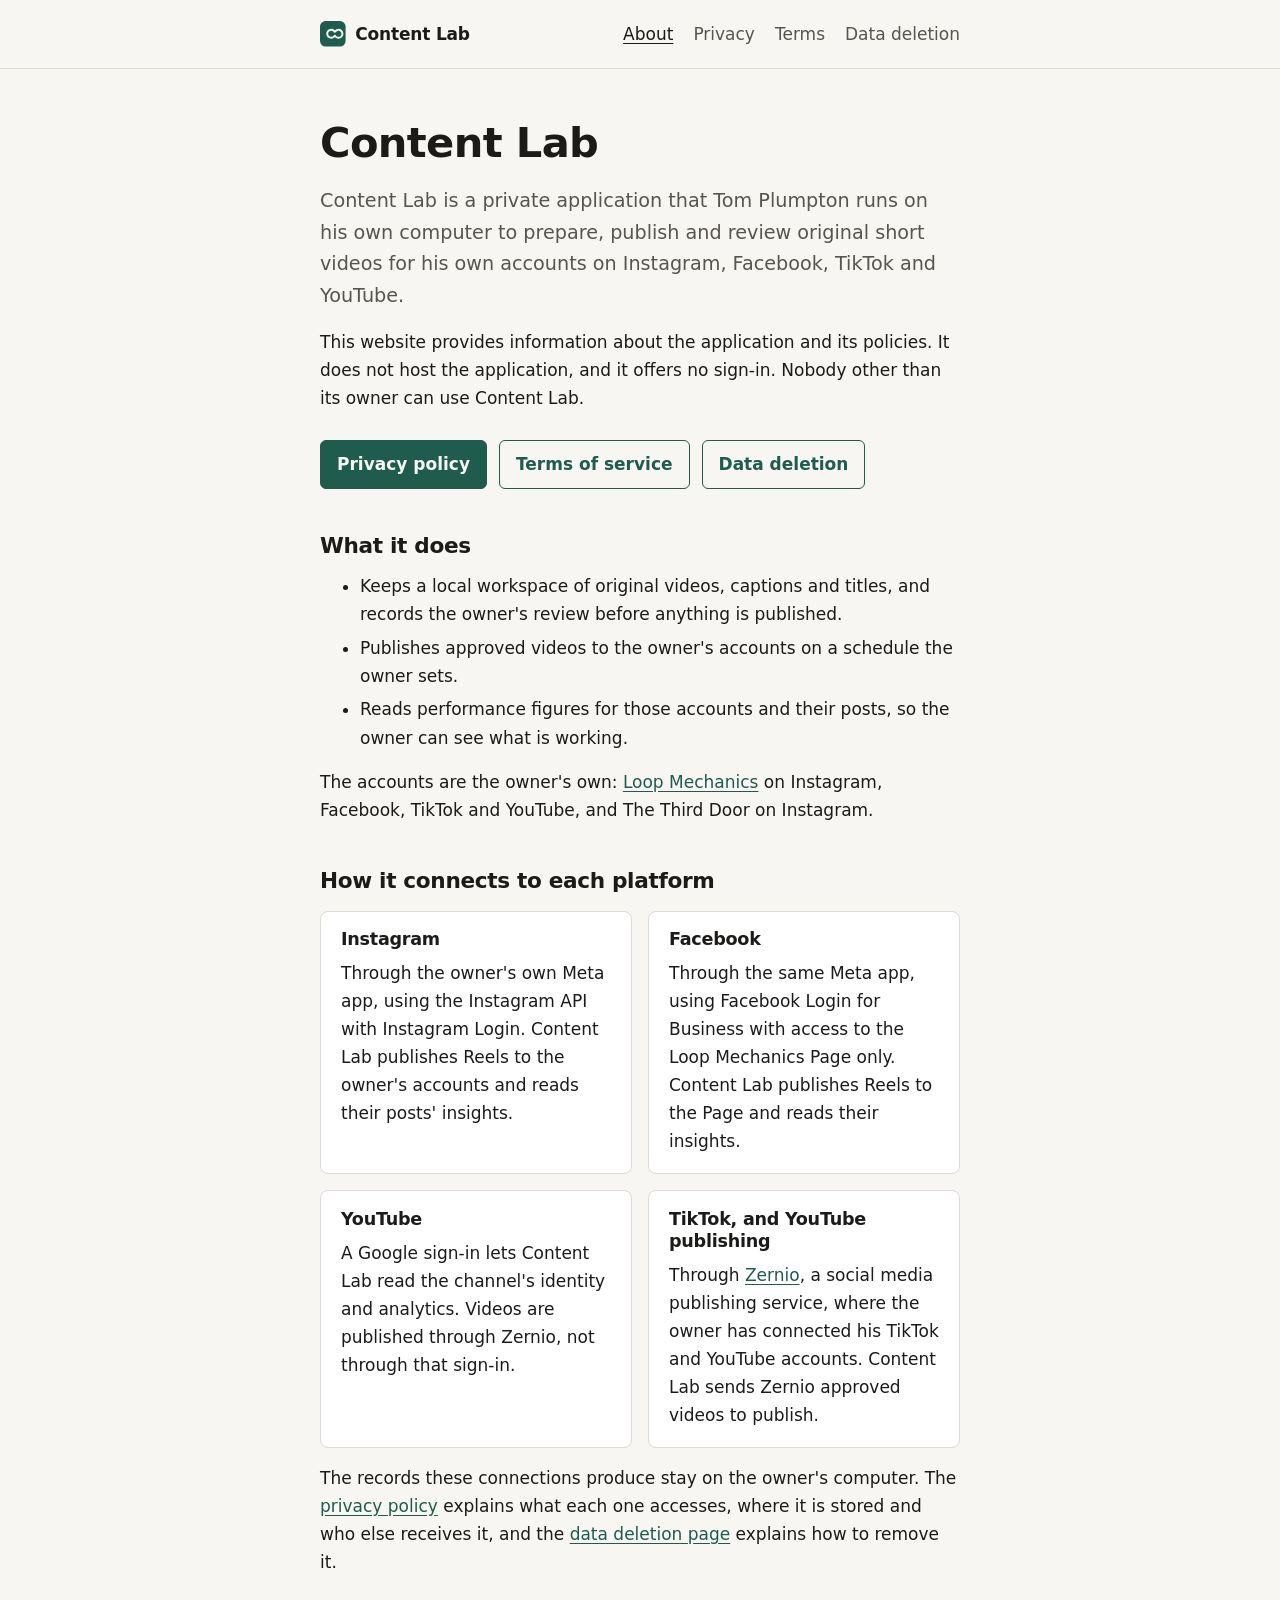
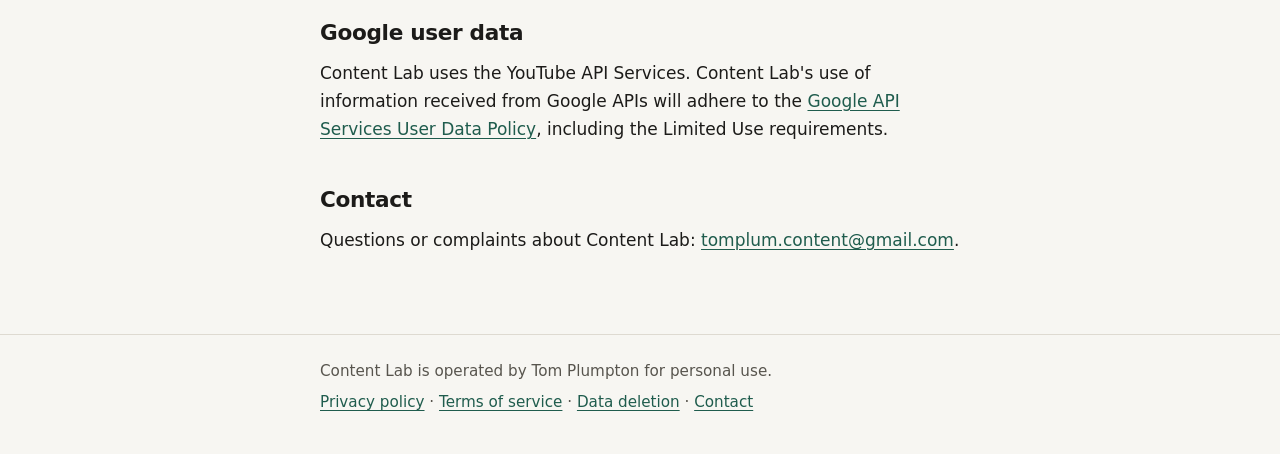
<file: index.html>
<!doctype html>
<html lang="en-GB">
<head>
  <meta charset="utf-8">
  <meta name="viewport" content="width=device-width, initial-scale=1">
  <title>Content Lab</title>
  <meta name="description" content="Content Lab is a private, locally operated tool its owner uses to prepare, publish and review original short videos for his own Instagram, Facebook, TikTok and YouTube accounts.">
  <link rel="icon" href="favicon.svg" type="image/svg+xml">
  <link rel="stylesheet" href="styles.css">
</head>
<body>
  <a class="skip" href="#main">Skip to content</a>
  <header class="site">
    <div class="wrap">
      <a class="brand" href="./" aria-label="Content Lab home">
        <svg viewBox="0 0 32 32" aria-hidden="true"><rect width="32" height="32" rx="7" fill="#1f5c4d"/><path d="M9 16a5 5 0 0 1 8.5-3.5l1 1 1-1A5 5 0 1 1 19.5 19.5l-1-1-1 1A5 5 0 0 1 9 16Z" fill="none" stroke="#f7f6f2" stroke-width="2.4" stroke-linejoin="round"/></svg>
        Content Lab
      </a>
      <nav aria-label="Site">
        <ul>
          <li><a href="./" aria-current="page">About</a></li>
          <li><a href="privacy/">Privacy</a></li>
          <li><a href="terms/">Terms</a></li>
          <li><a href="data-deletion/">Data deletion</a></li>
        </ul>
      </nav>
    </div>
  </header>

  <main id="main">
    <div class="wrap">
      <h1>Content Lab</h1>
      <p class="lede">Content Lab is a private application that Tom Plumpton runs on his own computer to prepare, publish and review original short videos for his own accounts on Instagram, Facebook, TikTok and YouTube.</p>
      <p>This website provides information about the application and its policies. It does not host the application, and it offers no sign-in. Nobody other than its owner can use Content Lab.</p>
      <ul class="links">
        <li><a class="button primary" href="privacy/">Privacy policy</a></li>
        <li><a class="button" href="terms/">Terms of service</a></li>
        <li><a class="button" href="data-deletion/">Data deletion</a></li>
      </ul>

      <h2>What it does</h2>
      <ul>
        <li>Keeps a local workspace of original videos, captions and titles, and records the owner's review before anything is published.</li>
        <li>Publishes approved videos to the owner's accounts on a schedule the owner sets.</li>
        <li>Reads performance figures for those accounts and their posts, so the owner can see what is working.</li>
      </ul>
      <p>The accounts are the owner's own: <a href="https://www.youtube.com/@loopmechanics">Loop Mechanics</a> on Instagram, Facebook, TikTok and YouTube, and The Third Door on Instagram.</p>

      <h2>How it connects to each platform</h2>
      <div class="cards">
        <section class="card" aria-labelledby="instagram-connection">
          <h3 id="instagram-connection">Instagram</h3>
          <p>Through the owner's own Meta app, using the Instagram API with Instagram Login. Content Lab publishes Reels to the owner's accounts and reads their posts' insights.</p>
        </section>
        <section class="card" aria-labelledby="facebook-connection">
          <h3 id="facebook-connection">Facebook</h3>
          <p>Through the same Meta app, using Facebook Login for Business with access to the Loop Mechanics Page only. Content Lab publishes Reels to the Page and reads their insights.</p>
        </section>
        <section class="card" aria-labelledby="youtube-connection">
          <h3 id="youtube-connection">YouTube</h3>
          <p>A Google sign-in lets Content Lab read the channel's identity and analytics. Videos are published through Zernio, not through that sign-in.</p>
        </section>
        <section class="card" aria-labelledby="zernio-connection">
          <h3 id="zernio-connection">TikTok, and YouTube publishing</h3>
          <p>Through <a href="https://zernio.com/">Zernio</a>, a social media publishing service, where the owner has connected his TikTok and YouTube accounts. Content Lab sends Zernio approved videos to publish.</p>
        </section>
      </div>
      <p>The records these connections produce stay on the owner's computer. The <a href="privacy/">privacy policy</a> explains what each one accesses, where it is stored and who else receives it, and the <a href="data-deletion/">data deletion page</a> explains how to remove it.</p>

      <h2>Google user data</h2>
      <p>Content Lab uses the YouTube API Services. Content Lab's use of information received from Google APIs will adhere to the <a href="https://developers.google.com/terms/api-services-user-data-policy">Google API Services User Data Policy</a>, including the Limited Use requirements.</p>

      <h2>Contact</h2>
      <p>Questions or complaints about Content Lab: <a href="mailto:tomplum.content@gmail.com">tomplum.content@gmail.com</a>.</p>
    </div>
  </main>

  <footer class="site">
    <div class="wrap">
      <p>Content Lab is operated by Tom Plumpton for personal use.</p>
      <p><a href="privacy/">Privacy policy</a> · <a href="terms/">Terms of service</a> · <a href="data-deletion/">Data deletion</a> · <a href="mailto:tomplum.content@gmail.com">Contact</a></p>
    </div>
  </footer>
</body>
</html>
</file>
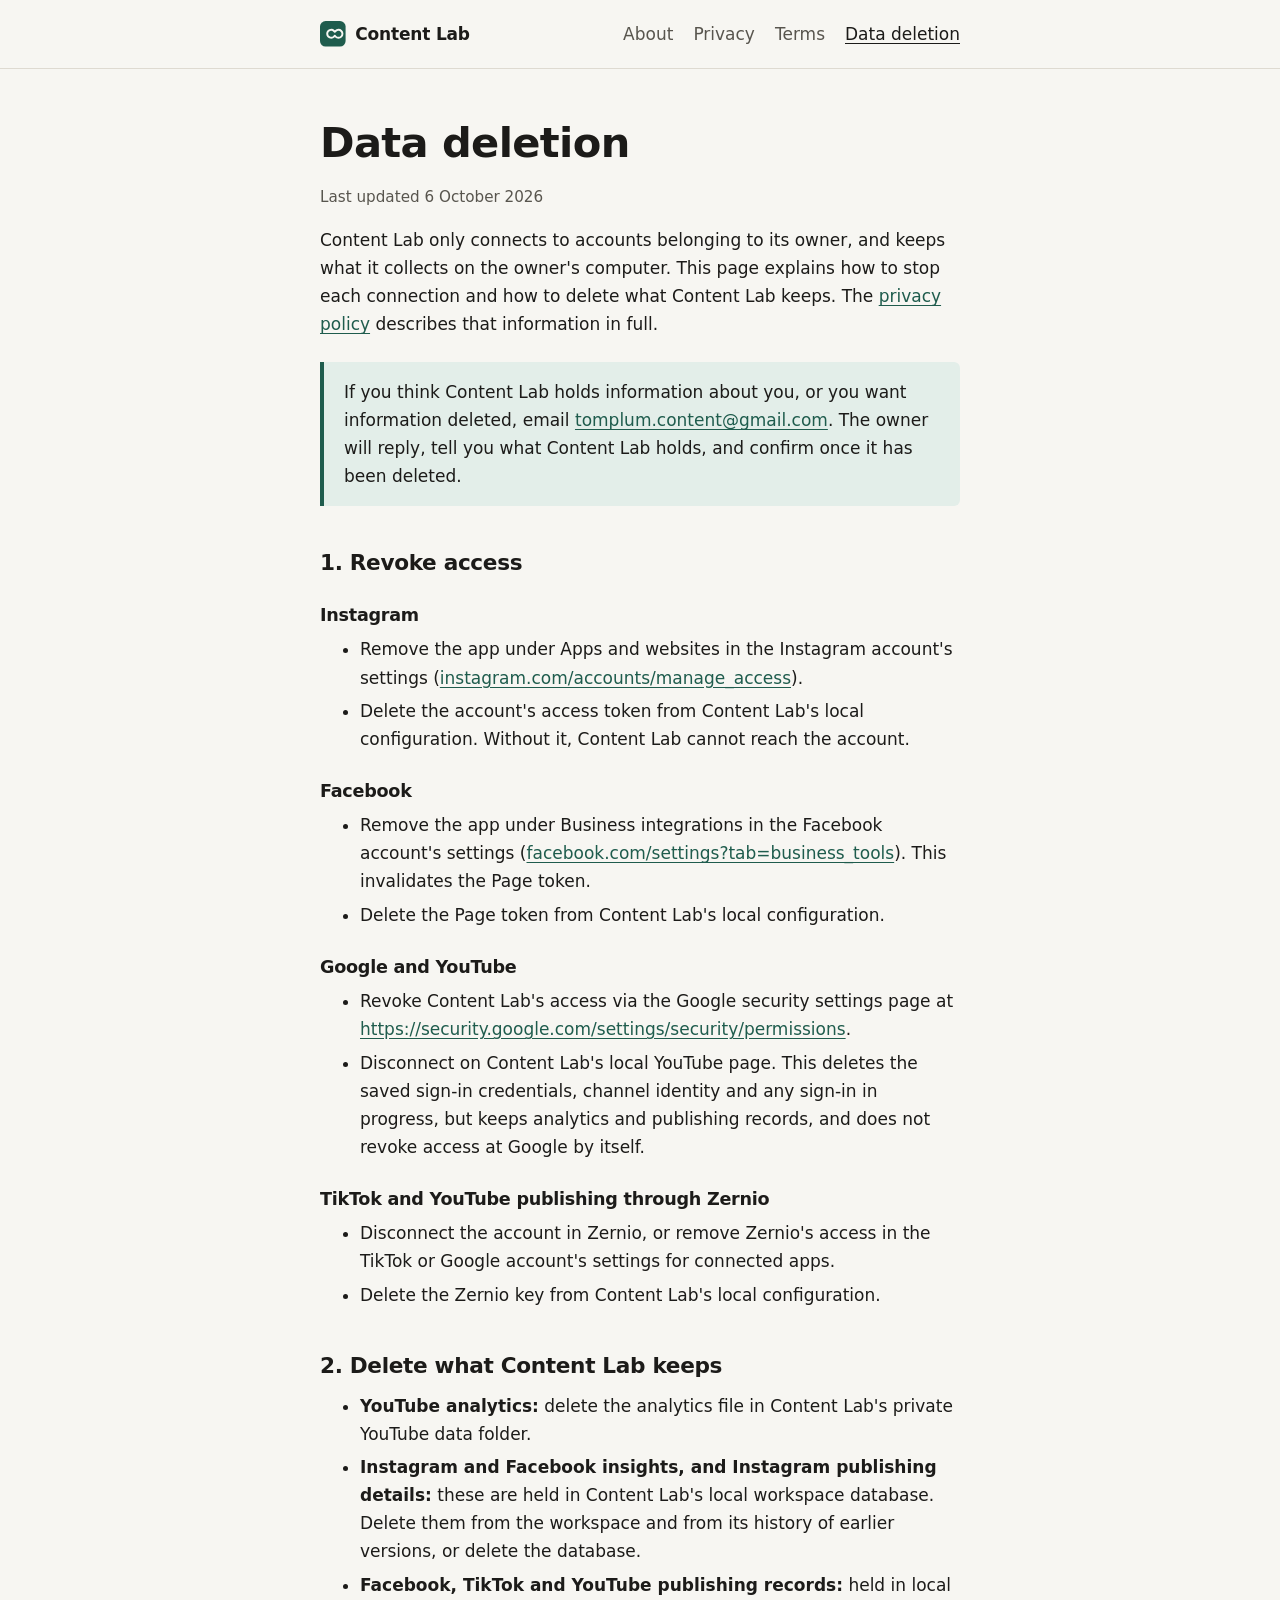
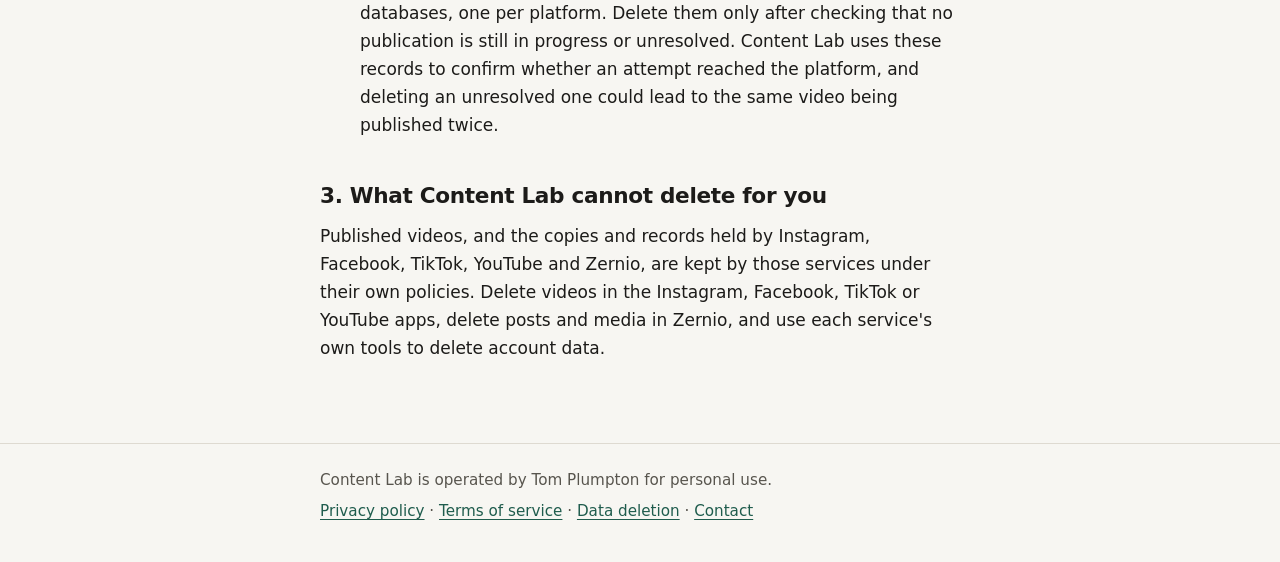
<file: data-deletion/index.html>
<!doctype html>
<html lang="en-GB">
<head>
  <meta charset="utf-8">
  <meta name="viewport" content="width=device-width, initial-scale=1">
  <title>Data deletion · Content Lab</title>
  <meta name="description" content="How to revoke Content Lab's access on Instagram, Google, TikTok and Zernio, and how to delete the information it keeps.">
  <link rel="icon" href="../favicon.svg" type="image/svg+xml">
  <link rel="stylesheet" href="../styles.css">
</head>
<body>
  <a class="skip" href="#main">Skip to content</a>
  <header class="site">
    <div class="wrap">
      <a class="brand" href="../" aria-label="Content Lab home">
        <svg viewBox="0 0 32 32" aria-hidden="true"><rect width="32" height="32" rx="7" fill="#1f5c4d"/><path d="M9 16a5 5 0 0 1 8.5-3.5l1 1 1-1A5 5 0 1 1 19.5 19.5l-1-1-1 1A5 5 0 0 1 9 16Z" fill="none" stroke="#f7f6f2" stroke-width="2.4" stroke-linejoin="round"/></svg>
        Content Lab
      </a>
      <nav aria-label="Site">
        <ul>
          <li><a href="../">About</a></li>
          <li><a href="../privacy/">Privacy</a></li>
          <li><a href="../terms/">Terms</a></li>
          <li><a href="./" aria-current="page">Data deletion</a></li>
        </ul>
      </nav>
    </div>
  </header>

  <main id="main">
    <div class="wrap">
      <h1>Data deletion</h1>
      <p class="meta">Last updated 6 October 2026</p>
      <p>Content Lab only connects to accounts belonging to its owner, and keeps what it collects on the owner's computer. This page explains how to stop each connection and how to delete what Content Lab keeps. The <a href="../privacy/">privacy policy</a> describes that information in full.</p>

      <div class="note">
        <p>If you think Content Lab holds information about you, or you want information deleted, email <a href="mailto:tomplum.content@gmail.com">tomplum.content@gmail.com</a>. The owner will reply, tell you what Content Lab holds, and confirm once it has been deleted.</p>
      </div>

      <h2>1. Revoke access</h2>
      <h3>Instagram</h3>
      <ul>
        <li>Remove the app under Apps and websites in the Instagram account's settings (<a href="https://www.instagram.com/accounts/manage_access/">instagram.com/accounts/manage_access</a>).</li>
        <li>Delete the account's access token from Content Lab's local configuration. Without it, Content Lab cannot reach the account.</li>
      </ul>
      <h3>Facebook</h3>
      <ul>
        <li>Remove the app under Business integrations in the Facebook account's settings (<a href="https://www.facebook.com/settings?tab=business_tools">facebook.com/settings?tab=business_tools</a>). This invalidates the Page token.</li>
        <li>Delete the Page token from Content Lab's local configuration.</li>
      </ul>
      <h3>Google and YouTube</h3>
      <ul>
        <li>Revoke Content Lab's access via the Google security settings page at <a href="https://security.google.com/settings/security/permissions">https://security.google.com/settings/security/permissions</a>.</li>
        <li>Disconnect on Content Lab's local YouTube page. This deletes the saved sign-in credentials, channel identity and any sign-in in progress, but keeps analytics and publishing records, and does not revoke access at Google by itself.</li>
      </ul>
      <h3>TikTok and YouTube publishing through Zernio</h3>
      <ul>
        <li>Disconnect the account in Zernio, or remove Zernio's access in the TikTok or Google account's settings for connected apps.</li>
        <li>Delete the Zernio key from Content Lab's local configuration.</li>
      </ul>

      <h2>2. Delete what Content Lab keeps</h2>
      <ul>
        <li><strong>YouTube analytics:</strong> delete the analytics file in Content Lab's private YouTube data folder.</li>
        <li><strong>Instagram and Facebook insights, and Instagram publishing details:</strong> these are held in Content Lab's local workspace database. Delete them from the workspace and from its history of earlier versions, or delete the database.</li>
        <li><strong>Facebook, TikTok and YouTube publishing records:</strong> held in local databases, one per platform. Delete them only after checking that no publication is still in progress or unresolved. Content Lab uses these records to confirm whether an attempt reached the platform, and deleting an unresolved one could lead to the same video being published twice.</li>
      </ul>

      <h2>3. What Content Lab cannot delete for you</h2>
      <p>Published videos, and the copies and records held by Instagram, Facebook, TikTok, YouTube and Zernio, are kept by those services under their own policies. Delete videos in the Instagram, Facebook, TikTok or YouTube apps, delete posts and media in Zernio, and use each service's own tools to delete account data.</p>
    </div>
  </main>

  <footer class="site">
    <div class="wrap">
      <p>Content Lab is operated by Tom Plumpton for personal use.</p>
      <p><a href="../privacy/">Privacy policy</a> · <a href="../terms/">Terms of service</a> · <a href="../data-deletion/">Data deletion</a> · <a href="mailto:tomplum.content@gmail.com">Contact</a></p>
    </div>
  </footer>
</body>
</html>
</file>
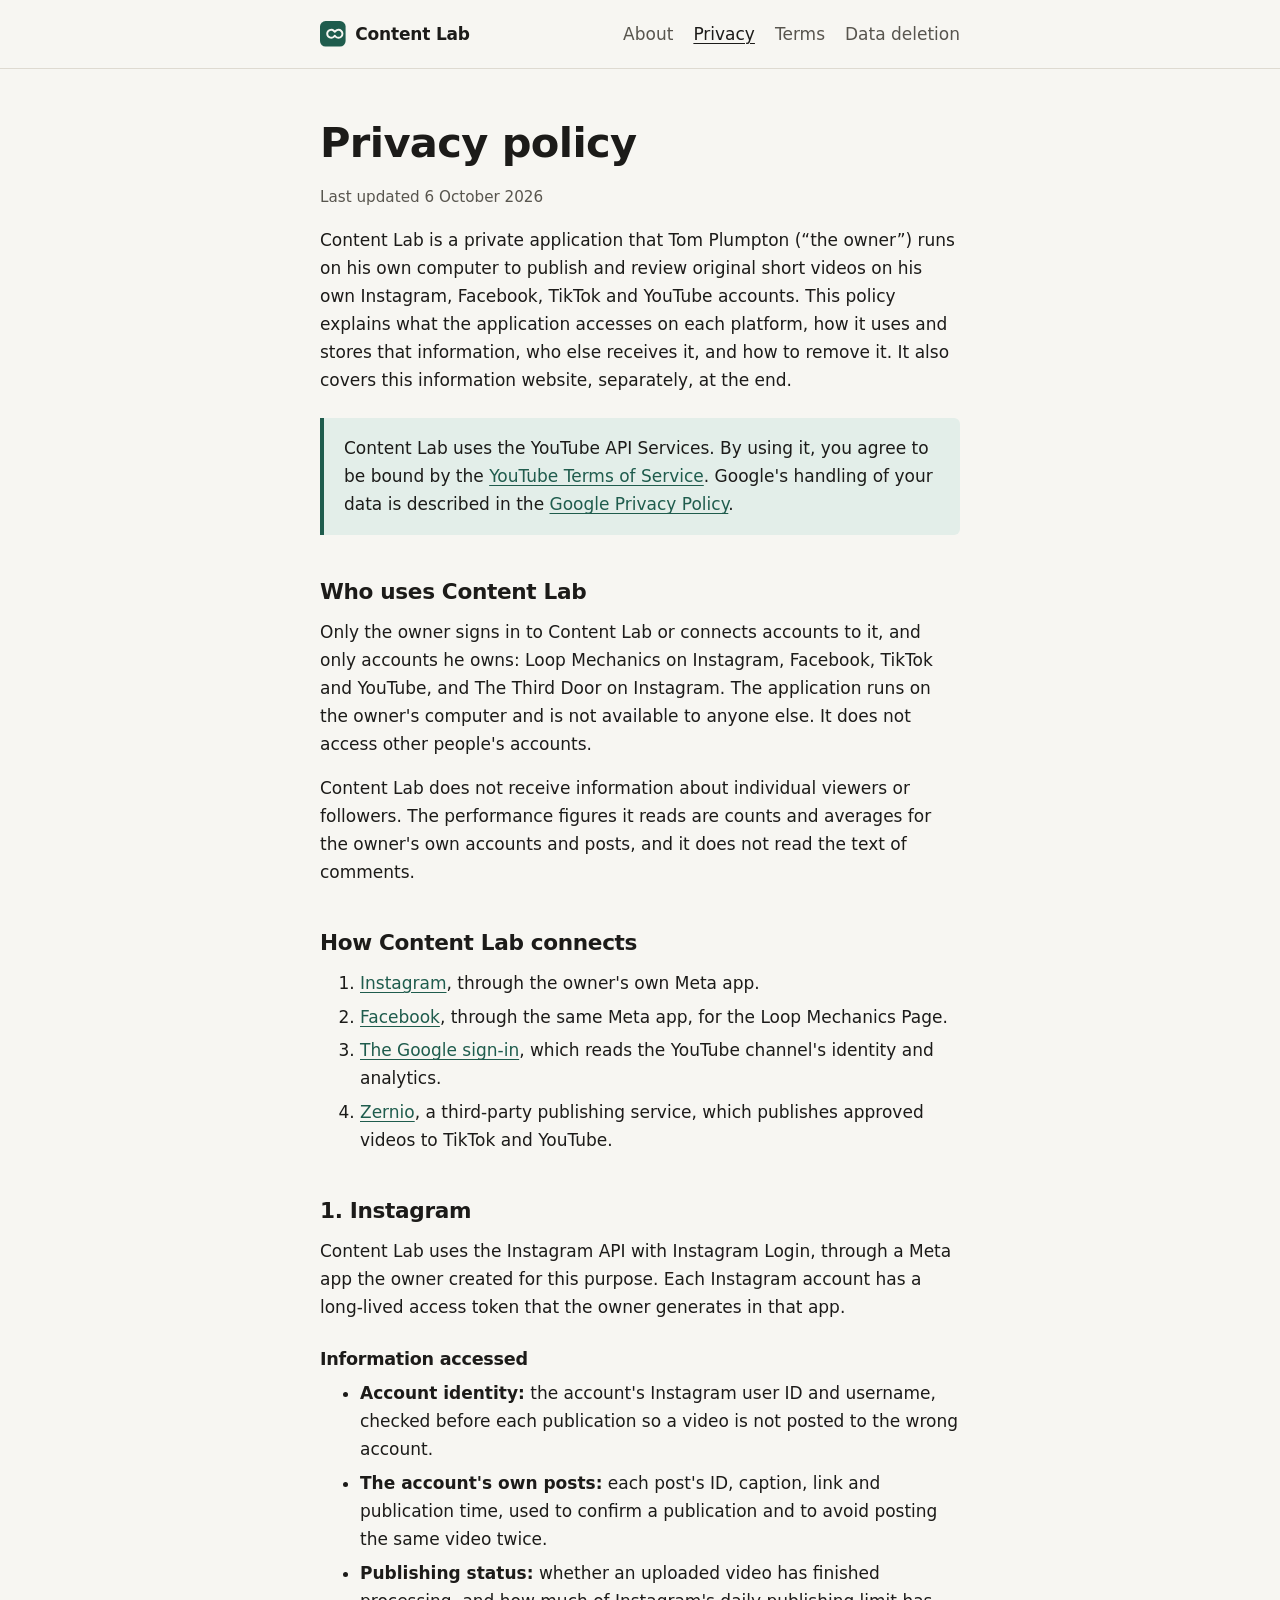
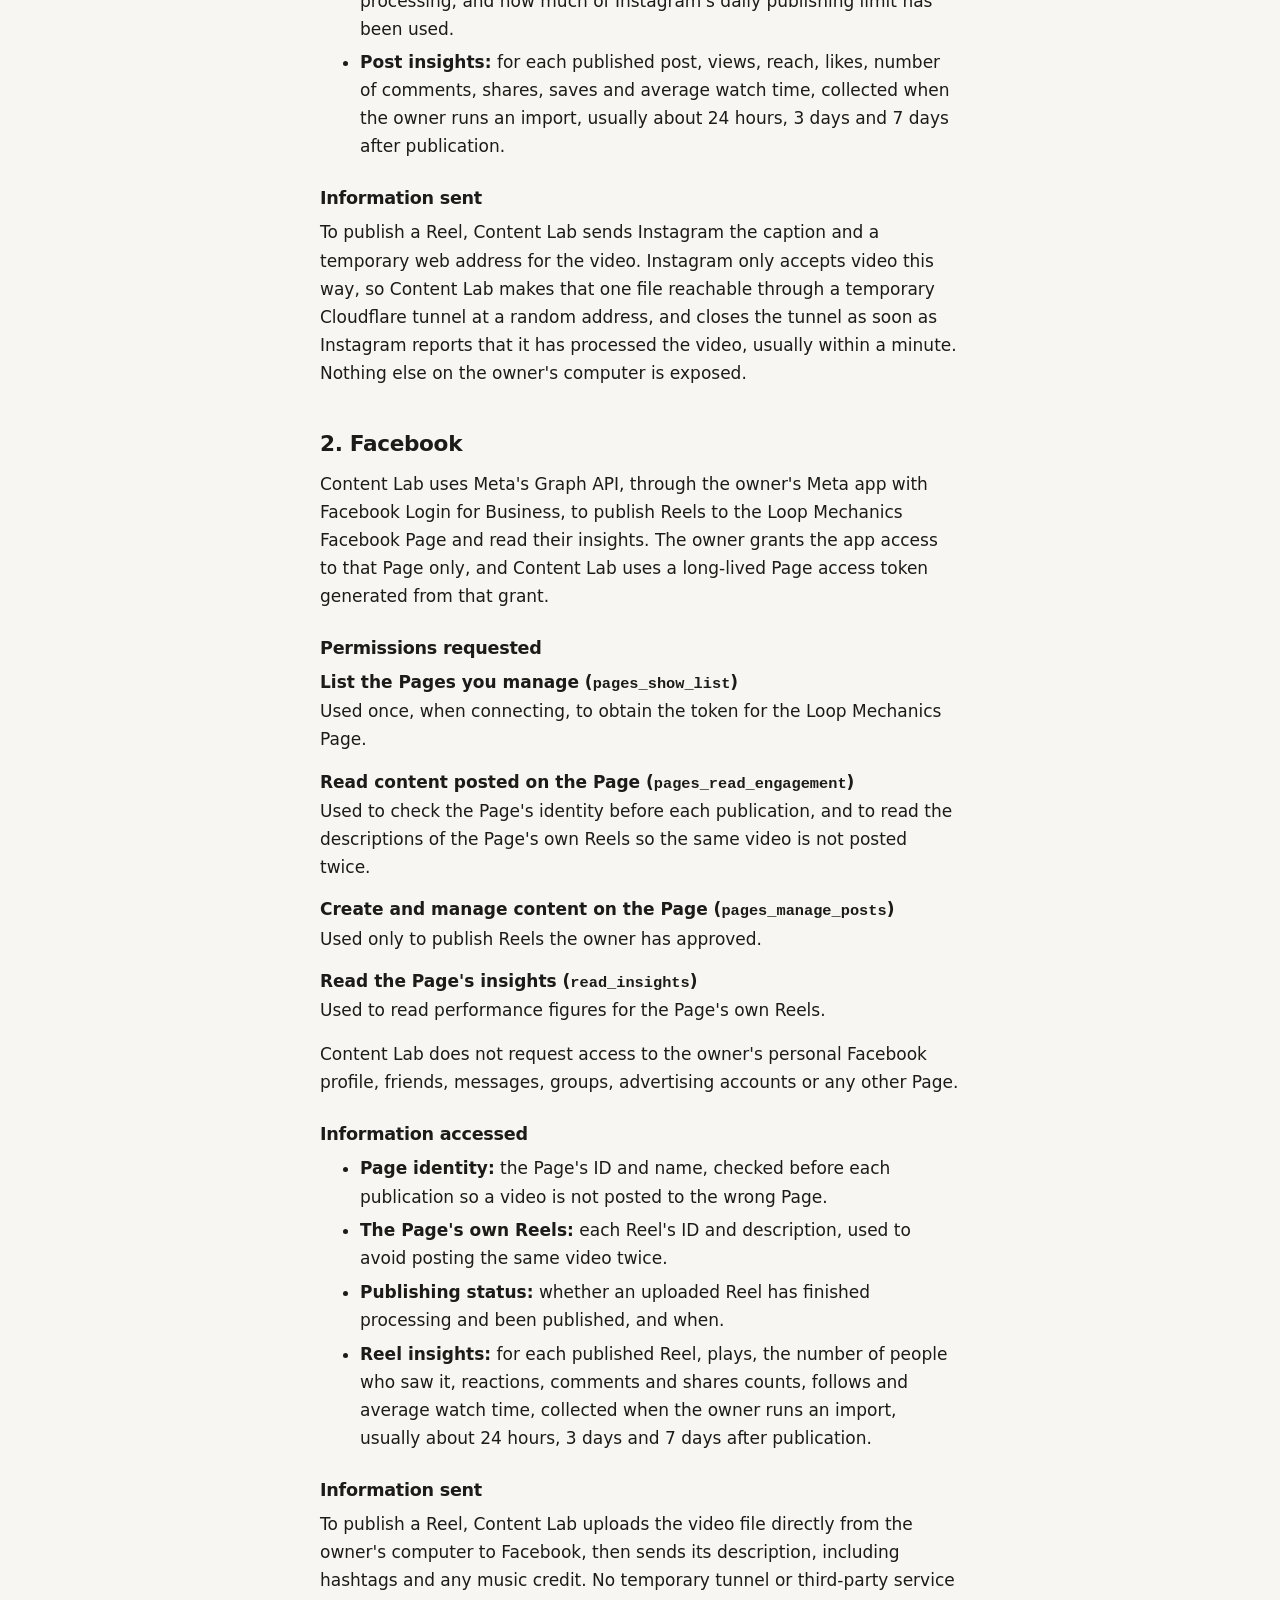
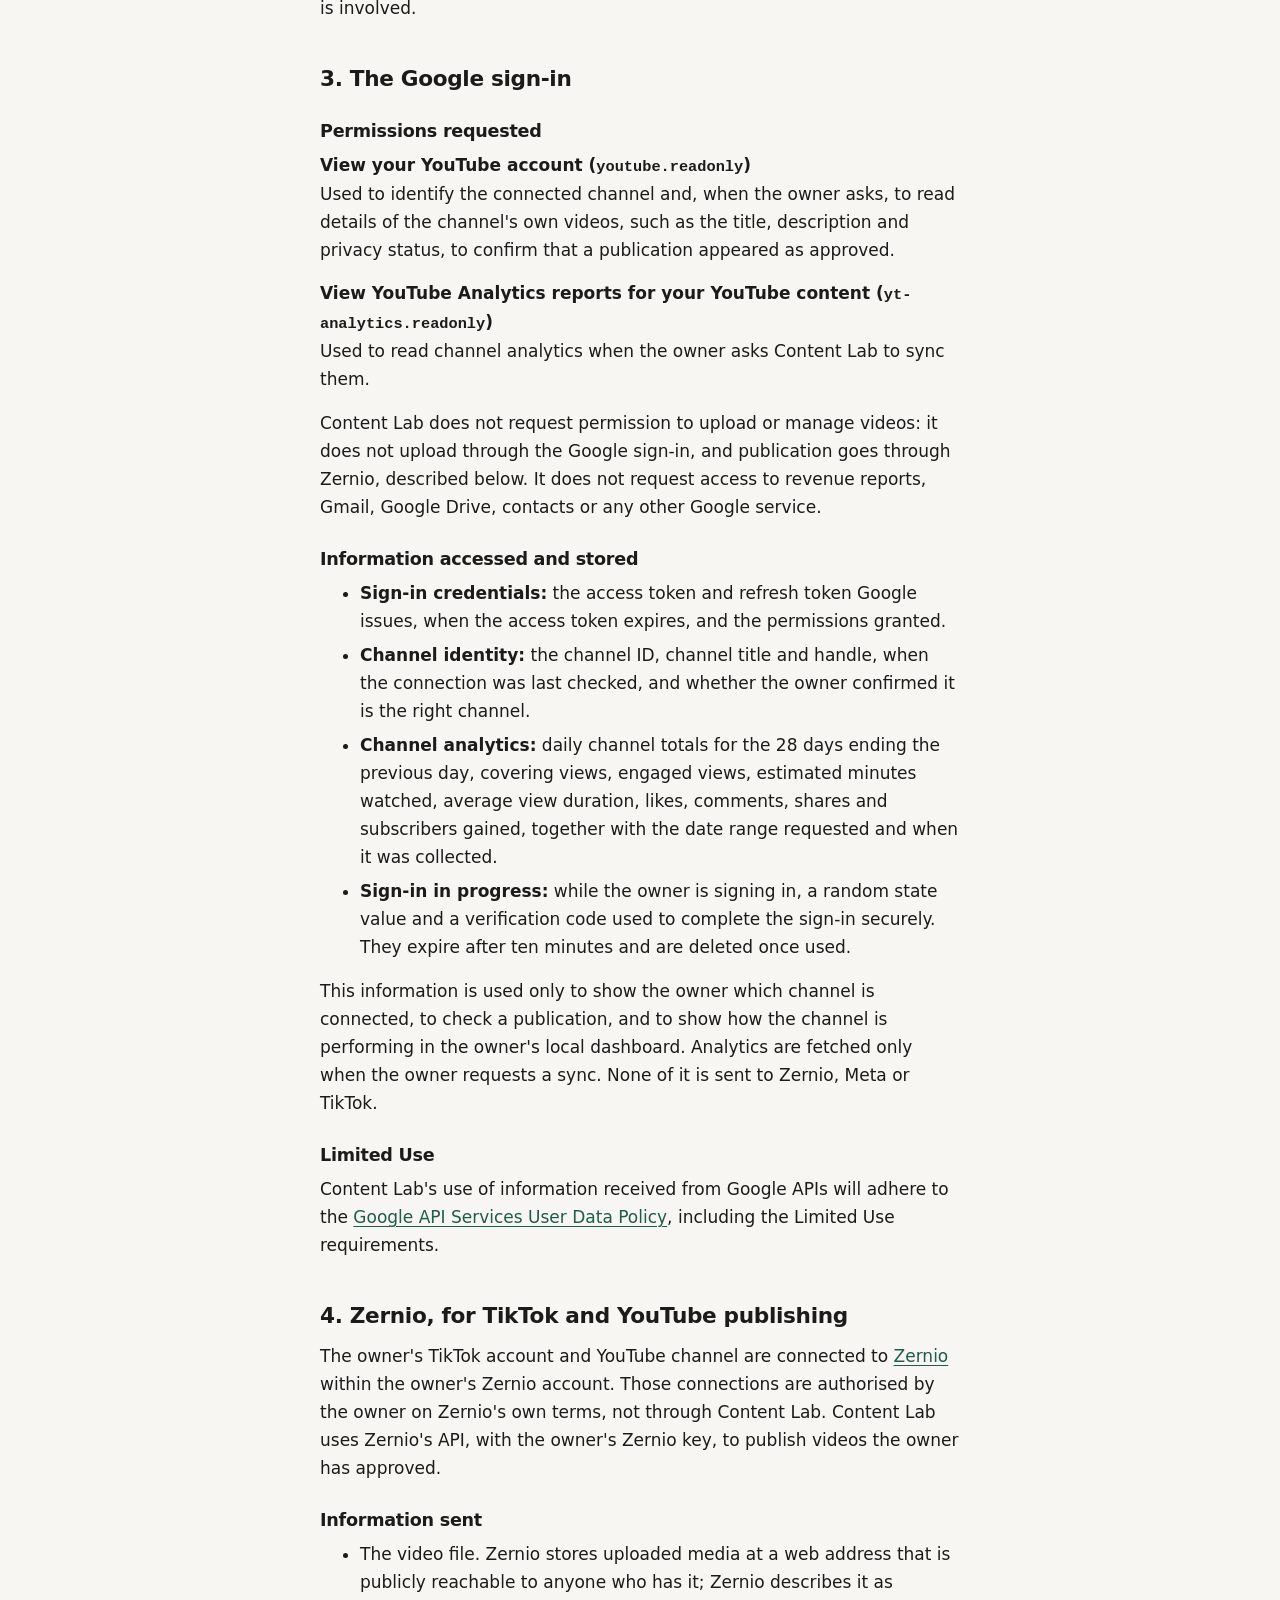
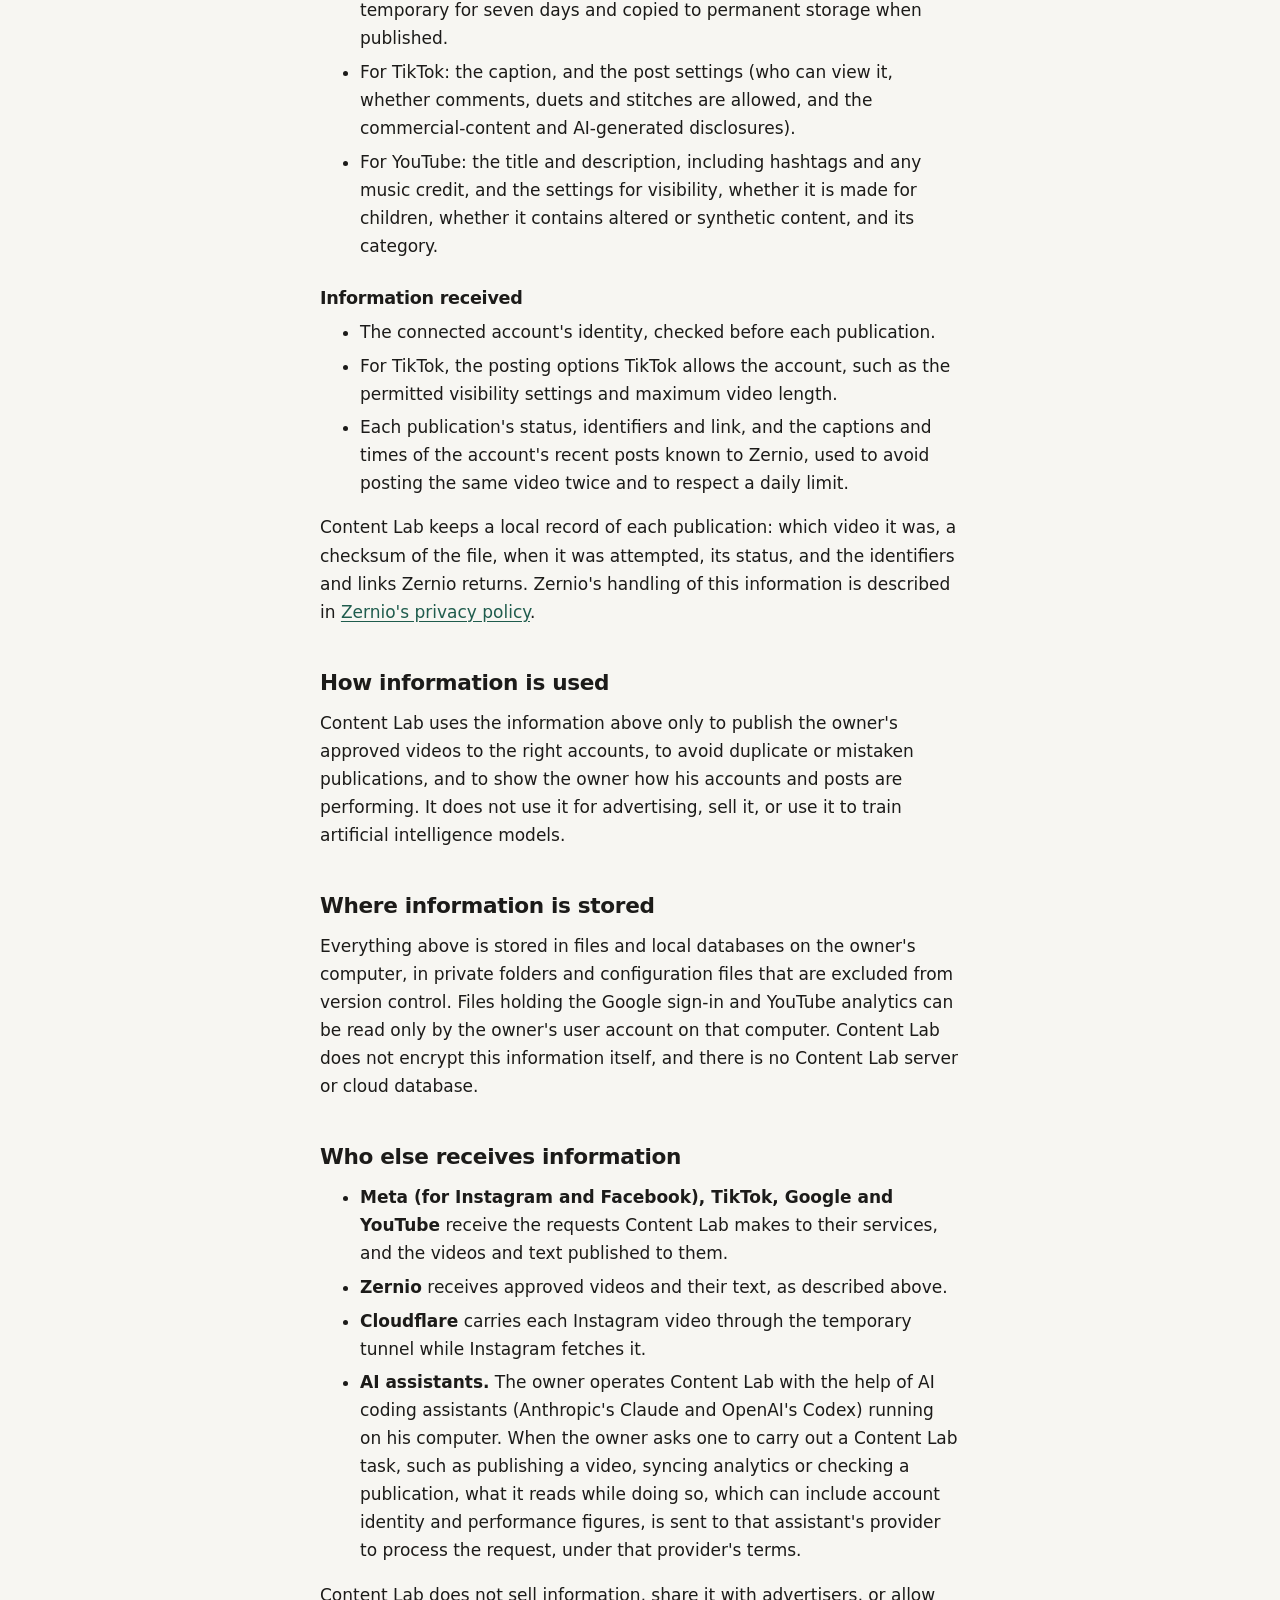
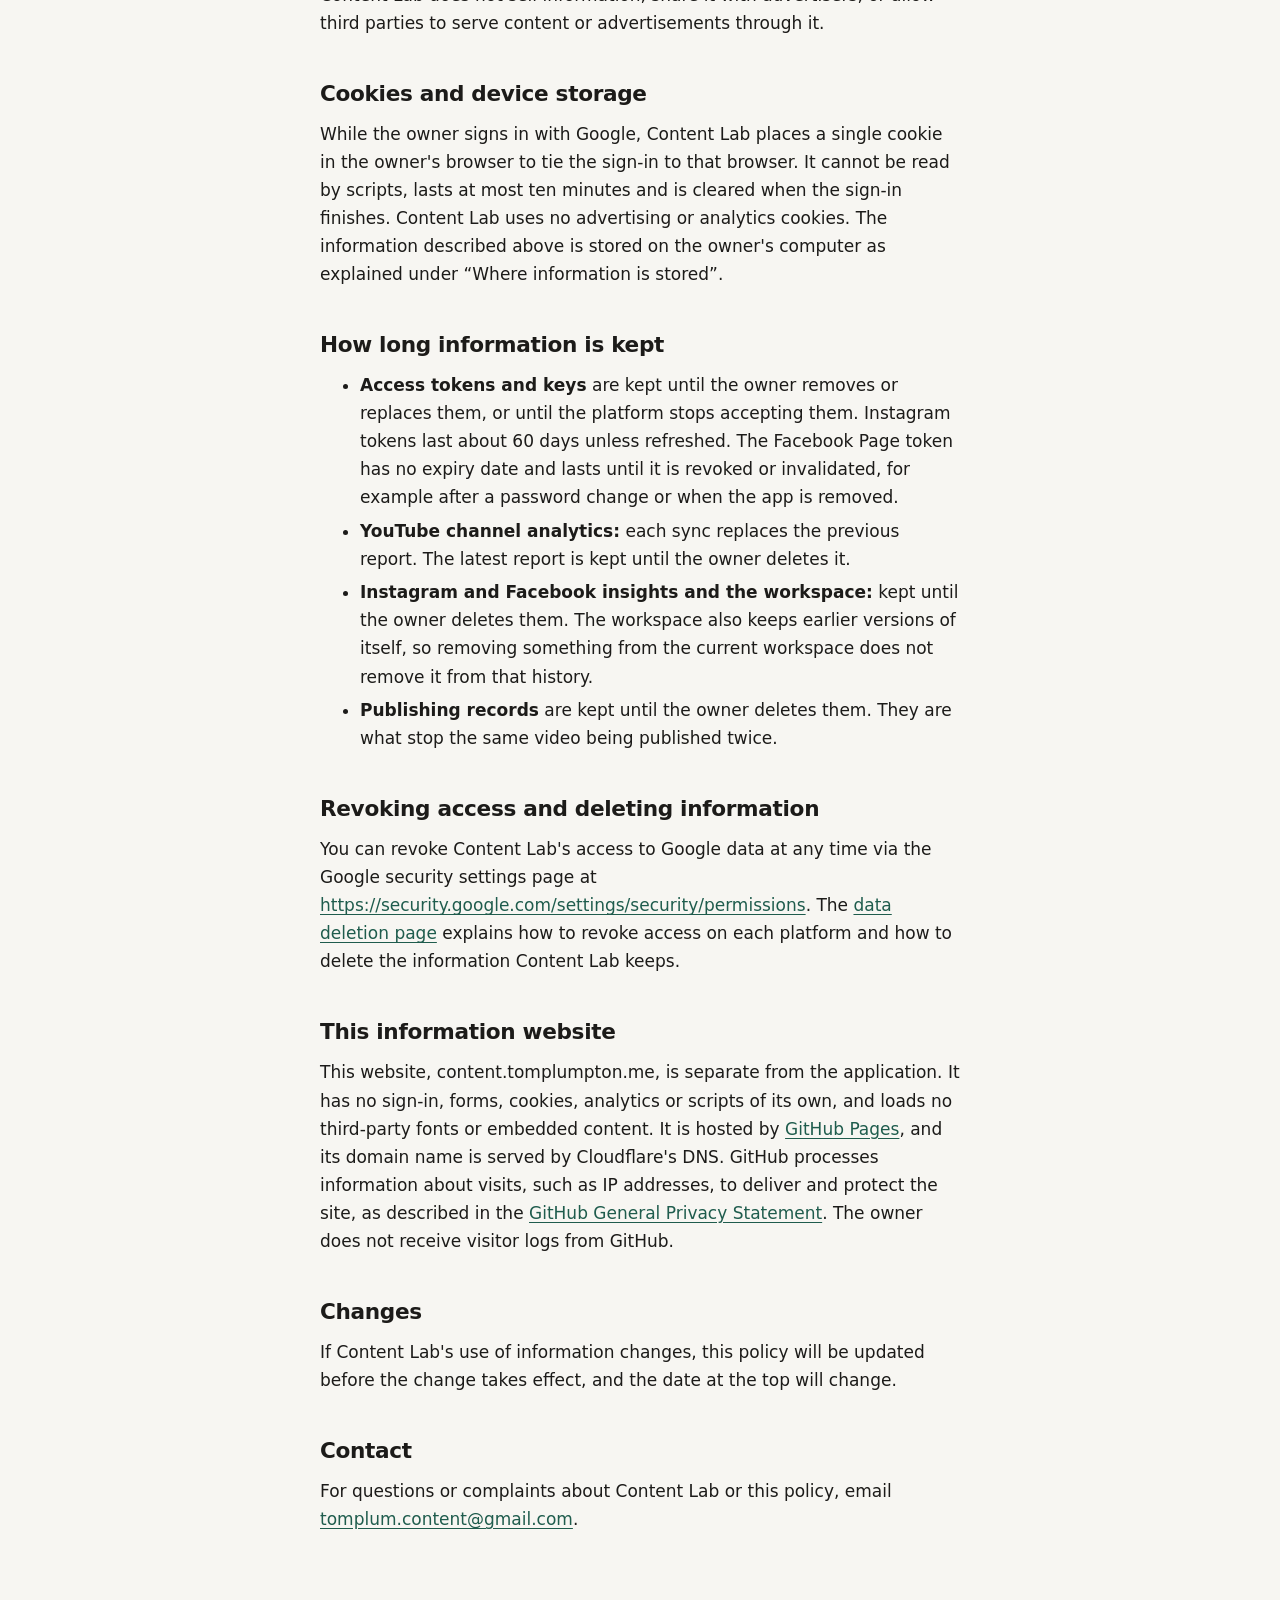
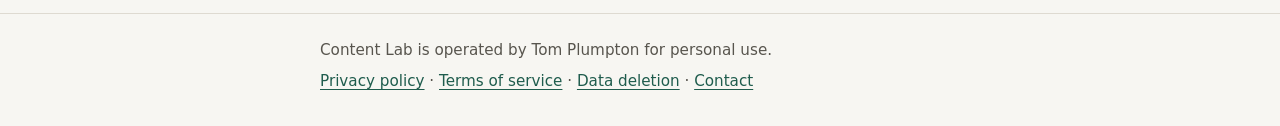
<file: privacy/index.html>
<!doctype html>
<html lang="en-GB">
<head>
  <meta charset="utf-8">
  <meta name="viewport" content="width=device-width, initial-scale=1">
  <title>Privacy policy · Content Lab</title>
  <meta name="description" content="How Content Lab accesses, uses, stores and shares information from Instagram, Facebook, TikTok, YouTube and Google, and how to remove it.">
  <link rel="icon" href="../favicon.svg" type="image/svg+xml">
  <link rel="stylesheet" href="../styles.css">
</head>
<body>
  <a class="skip" href="#main">Skip to content</a>
  <header class="site">
    <div class="wrap">
      <a class="brand" href="../" aria-label="Content Lab home">
        <svg viewBox="0 0 32 32" aria-hidden="true"><rect width="32" height="32" rx="7" fill="#1f5c4d"/><path d="M9 16a5 5 0 0 1 8.5-3.5l1 1 1-1A5 5 0 1 1 19.5 19.5l-1-1-1 1A5 5 0 0 1 9 16Z" fill="none" stroke="#f7f6f2" stroke-width="2.4" stroke-linejoin="round"/></svg>
        Content Lab
      </a>
      <nav aria-label="Site">
        <ul>
          <li><a href="../">About</a></li>
          <li><a href="./" aria-current="page">Privacy</a></li>
          <li><a href="../terms/">Terms</a></li>
          <li><a href="../data-deletion/">Data deletion</a></li>
        </ul>
      </nav>
    </div>
  </header>

  <main id="main">
    <div class="wrap">
      <h1>Privacy policy</h1>
      <p class="meta">Last updated 6 October 2026</p>
      <p>Content Lab is a private application that Tom Plumpton (“the owner”) runs on his own computer to publish and review original short videos on his own Instagram, Facebook, TikTok and YouTube accounts. This policy explains what the application accesses on each platform, how it uses and stores that information, who else receives it, and how to remove it. It also covers this information website, separately, at the end.</p>

      <div class="note">
        <p>Content Lab uses the YouTube API Services. By using it, you agree to be bound by the <a href="https://www.youtube.com/t/terms">YouTube Terms of Service</a>. Google's handling of your data is described in the <a href="https://www.google.com/policies/privacy">Google Privacy Policy</a>.</p>
      </div>

      <h2>Who uses Content Lab</h2>
      <p>Only the owner signs in to Content Lab or connects accounts to it, and only accounts he owns: Loop Mechanics on Instagram, Facebook, TikTok and YouTube, and The Third Door on Instagram. The application runs on the owner's computer and is not available to anyone else. It does not access other people's accounts.</p>
      <p>Content Lab does not receive information about individual viewers or followers. The performance figures it reads are counts and averages for the owner's own accounts and posts, and it does not read the text of comments.</p>

      <h2>How Content Lab connects</h2>
      <ol>
        <li><a href="#instagram">Instagram</a>, through the owner's own Meta app.</li>
        <li><a href="#facebook">Facebook</a>, through the same Meta app, for the Loop Mechanics Page.</li>
        <li><a href="#google">The Google sign-in</a>, which reads the YouTube channel's identity and analytics.</li>
        <li><a href="#zernio">Zernio</a>, a third-party publishing service, which publishes approved videos to TikTok and YouTube.</li>
      </ol>

      <h2 id="instagram">1. Instagram</h2>
      <p>Content Lab uses the Instagram API with Instagram Login, through a Meta app the owner created for this purpose. Each Instagram account has a long-lived access token that the owner generates in that app.</p>
      <h3>Information accessed</h3>
      <ul>
        <li><strong>Account identity:</strong> the account's Instagram user ID and username, checked before each publication so a video is not posted to the wrong account.</li>
        <li><strong>The account's own posts:</strong> each post's ID, caption, link and publication time, used to confirm a publication and to avoid posting the same video twice.</li>
        <li><strong>Publishing status:</strong> whether an uploaded video has finished processing, and how much of Instagram's daily publishing limit has been used.</li>
        <li><strong>Post insights:</strong> for each published post, views, reach, likes, number of comments, shares, saves and average watch time, collected when the owner runs an import, usually about 24 hours, 3 days and 7 days after publication.</li>
      </ul>
      <h3>Information sent</h3>
      <p>To publish a Reel, Content Lab sends Instagram the caption and a temporary web address for the video. Instagram only accepts video this way, so Content Lab makes that one file reachable through a temporary Cloudflare tunnel at a random address, and closes the tunnel as soon as Instagram reports that it has processed the video, usually within a minute. Nothing else on the owner's computer is exposed.</p>

      <h2 id="facebook">2. Facebook</h2>
      <p>Content Lab uses Meta's Graph API, through the owner's Meta app with Facebook Login for Business, to publish Reels to the Loop Mechanics Facebook Page and read their insights. The owner grants the app access to that Page only, and Content Lab uses a long-lived Page access token generated from that grant.</p>
      <h3>Permissions requested</h3>
      <dl class="facts">
        <dt>List the Pages you manage (<code>pages_show_list</code>)</dt>
        <dd>Used once, when connecting, to obtain the token for the Loop Mechanics Page.</dd>
        <dt>Read content posted on the Page (<code>pages_read_engagement</code>)</dt>
        <dd>Used to check the Page's identity before each publication, and to read the descriptions of the Page's own Reels so the same video is not posted twice.</dd>
        <dt>Create and manage content on the Page (<code>pages_manage_posts</code>)</dt>
        <dd>Used only to publish Reels the owner has approved.</dd>
        <dt>Read the Page's insights (<code>read_insights</code>)</dt>
        <dd>Used to read performance figures for the Page's own Reels.</dd>
      </dl>
      <p>Content Lab does not request access to the owner's personal Facebook profile, friends, messages, groups, advertising accounts or any other Page.</p>
      <h3>Information accessed</h3>
      <ul>
        <li><strong>Page identity:</strong> the Page's ID and name, checked before each publication so a video is not posted to the wrong Page.</li>
        <li><strong>The Page's own Reels:</strong> each Reel's ID and description, used to avoid posting the same video twice.</li>
        <li><strong>Publishing status:</strong> whether an uploaded Reel has finished processing and been published, and when.</li>
        <li><strong>Reel insights:</strong> for each published Reel, plays, the number of people who saw it, reactions, comments and shares counts, follows and average watch time, collected when the owner runs an import, usually about 24 hours, 3 days and 7 days after publication.</li>
      </ul>
      <h3>Information sent</h3>
      <p>To publish a Reel, Content Lab uploads the video file directly from the owner's computer to Facebook, then sends its description, including hashtags and any music credit. No temporary tunnel or third-party service is involved.</p>

      <h2 id="google">3. The Google sign-in</h2>
      <h3>Permissions requested</h3>
      <dl class="facts">
        <dt>View your YouTube account (<code>youtube.readonly</code>)</dt>
        <dd>Used to identify the connected channel and, when the owner asks, to read details of the channel's own videos, such as the title, description and privacy status, to confirm that a publication appeared as approved.</dd>
        <dt>View YouTube Analytics reports for your YouTube content (<code>yt-analytics.readonly</code>)</dt>
        <dd>Used to read channel analytics when the owner asks Content Lab to sync them.</dd>
      </dl>
      <p>Content Lab does not request permission to upload or manage videos: it does not upload through the Google sign-in, and publication goes through Zernio, described below. It does not request access to revenue reports, Gmail, Google Drive, contacts or any other Google service.</p>
      <h3>Information accessed and stored</h3>
      <ul>
        <li><strong>Sign-in credentials:</strong> the access token and refresh token Google issues, when the access token expires, and the permissions granted.</li>
        <li><strong>Channel identity:</strong> the channel ID, channel title and handle, when the connection was last checked, and whether the owner confirmed it is the right channel.</li>
        <li><strong>Channel analytics:</strong> daily channel totals for the 28 days ending the previous day, covering views, engaged views, estimated minutes watched, average view duration, likes, comments, shares and subscribers gained, together with the date range requested and when it was collected.</li>
        <li><strong>Sign-in in progress:</strong> while the owner is signing in, a random state value and a verification code used to complete the sign-in securely. They expire after ten minutes and are deleted once used.</li>
      </ul>
      <p>This information is used only to show the owner which channel is connected, to check a publication, and to show how the channel is performing in the owner's local dashboard. Analytics are fetched only when the owner requests a sync. None of it is sent to Zernio, Meta or TikTok.</p>
      <h3>Limited Use</h3>
      <p>Content Lab's use of information received from Google APIs will adhere to the <a href="https://developers.google.com/terms/api-services-user-data-policy">Google API Services User Data Policy</a>, including the Limited Use requirements.</p>

      <h2 id="zernio">4. Zernio, for TikTok and YouTube publishing</h2>
      <p>The owner's TikTok account and YouTube channel are connected to <a href="https://zernio.com/">Zernio</a> within the owner's Zernio account. Those connections are authorised by the owner on Zernio's own terms, not through Content Lab. Content Lab uses Zernio's API, with the owner's Zernio key, to publish videos the owner has approved.</p>
      <h3>Information sent</h3>
      <ul>
        <li>The video file. Zernio stores uploaded media at a web address that is publicly reachable to anyone who has it; Zernio describes it as temporary for seven days and copied to permanent storage when published.</li>
        <li>For TikTok: the caption, and the post settings (who can view it, whether comments, duets and stitches are allowed, and the commercial-content and AI-generated disclosures).</li>
        <li>For YouTube: the title and description, including hashtags and any music credit, and the settings for visibility, whether it is made for children, whether it contains altered or synthetic content, and its category.</li>
      </ul>
      <h3>Information received</h3>
      <ul>
        <li>The connected account's identity, checked before each publication.</li>
        <li>For TikTok, the posting options TikTok allows the account, such as the permitted visibility settings and maximum video length.</li>
        <li>Each publication's status, identifiers and link, and the captions and times of the account's recent posts known to Zernio, used to avoid posting the same video twice and to respect a daily limit.</li>
      </ul>
      <p>Content Lab keeps a local record of each publication: which video it was, a checksum of the file, when it was attempted, its status, and the identifiers and links Zernio returns. Zernio's handling of this information is described in <a href="https://zernio.com/privacy-policy">Zernio's privacy policy</a>.</p>

      <h2>How information is used</h2>
      <p>Content Lab uses the information above only to publish the owner's approved videos to the right accounts, to avoid duplicate or mistaken publications, and to show the owner how his accounts and posts are performing. It does not use it for advertising, sell it, or use it to train artificial intelligence models.</p>

      <h2>Where information is stored</h2>
      <p>Everything above is stored in files and local databases on the owner's computer, in private folders and configuration files that are excluded from version control. Files holding the Google sign-in and YouTube analytics can be read only by the owner's user account on that computer. Content Lab does not encrypt this information itself, and there is no Content Lab server or cloud database.</p>

      <h2>Who else receives information</h2>
      <ul>
        <li><strong>Meta (for Instagram and Facebook), TikTok, Google and YouTube</strong> receive the requests Content Lab makes to their services, and the videos and text published to them.</li>
        <li><strong>Zernio</strong> receives approved videos and their text, as described above.</li>
        <li><strong>Cloudflare</strong> carries each Instagram video through the temporary tunnel while Instagram fetches it.</li>
        <li><strong>AI assistants.</strong> The owner operates Content Lab with the help of AI coding assistants (Anthropic's Claude and OpenAI's Codex) running on his computer. When the owner asks one to carry out a Content Lab task, such as publishing a video, syncing analytics or checking a publication, what it reads while doing so, which can include account identity and performance figures, is sent to that assistant's provider to process the request, under that provider's terms.</li>
      </ul>
      <p>Content Lab does not sell information, share it with advertisers, or allow third parties to serve content or advertisements through it.</p>

      <h2>Cookies and device storage</h2>
      <p>While the owner signs in with Google, Content Lab places a single cookie in the owner's browser to tie the sign-in to that browser. It cannot be read by scripts, lasts at most ten minutes and is cleared when the sign-in finishes. Content Lab uses no advertising or analytics cookies. The information described above is stored on the owner's computer as explained under “Where information is stored”.</p>

      <h2>How long information is kept</h2>
      <ul>
        <li><strong>Access tokens and keys</strong> are kept until the owner removes or replaces them, or until the platform stops accepting them. Instagram tokens last about 60 days unless refreshed. The Facebook Page token has no expiry date and lasts until it is revoked or invalidated, for example after a password change or when the app is removed.</li>
        <li><strong>YouTube channel analytics:</strong> each sync replaces the previous report. The latest report is kept until the owner deletes it.</li>
        <li><strong>Instagram and Facebook insights and the workspace:</strong> kept until the owner deletes them. The workspace also keeps earlier versions of itself, so removing something from the current workspace does not remove it from that history.</li>
        <li><strong>Publishing records</strong> are kept until the owner deletes them. They are what stop the same video being published twice.</li>
      </ul>

      <h2>Revoking access and deleting information</h2>
      <p>You can revoke Content Lab's access to Google data at any time via the Google security settings page at <a href="https://security.google.com/settings/security/permissions">https://security.google.com/settings/security/permissions</a>. The <a href="../data-deletion/">data deletion page</a> explains how to revoke access on each platform and how to delete the information Content Lab keeps.</p>

      <h2>This information website</h2>
      <p>This website, content.tomplumpton.me, is separate from the application. It has no sign-in, forms, cookies, analytics or scripts of its own, and loads no third-party fonts or embedded content. It is hosted by <a href="https://pages.github.com/">GitHub Pages</a>, and its domain name is served by Cloudflare's DNS. GitHub processes information about visits, such as IP addresses, to deliver and protect the site, as described in the <a href="https://docs.github.com/en/site-policy/privacy-policies/github-general-privacy-statement">GitHub General Privacy Statement</a>. The owner does not receive visitor logs from GitHub.</p>

      <h2>Changes</h2>
      <p>If Content Lab's use of information changes, this policy will be updated before the change takes effect, and the date at the top will change.</p>

      <h2>Contact</h2>
      <p>For questions or complaints about Content Lab or this policy, email <a href="mailto:tomplum.content@gmail.com">tomplum.content@gmail.com</a>.</p>
    </div>
  </main>

  <footer class="site">
    <div class="wrap">
      <p>Content Lab is operated by Tom Plumpton for personal use.</p>
      <p><a href="../privacy/">Privacy policy</a> · <a href="../terms/">Terms of service</a> · <a href="../data-deletion/">Data deletion</a> · <a href="mailto:tomplum.content@gmail.com">Contact</a></p>
    </div>
  </footer>
</body>
</html>
</file>
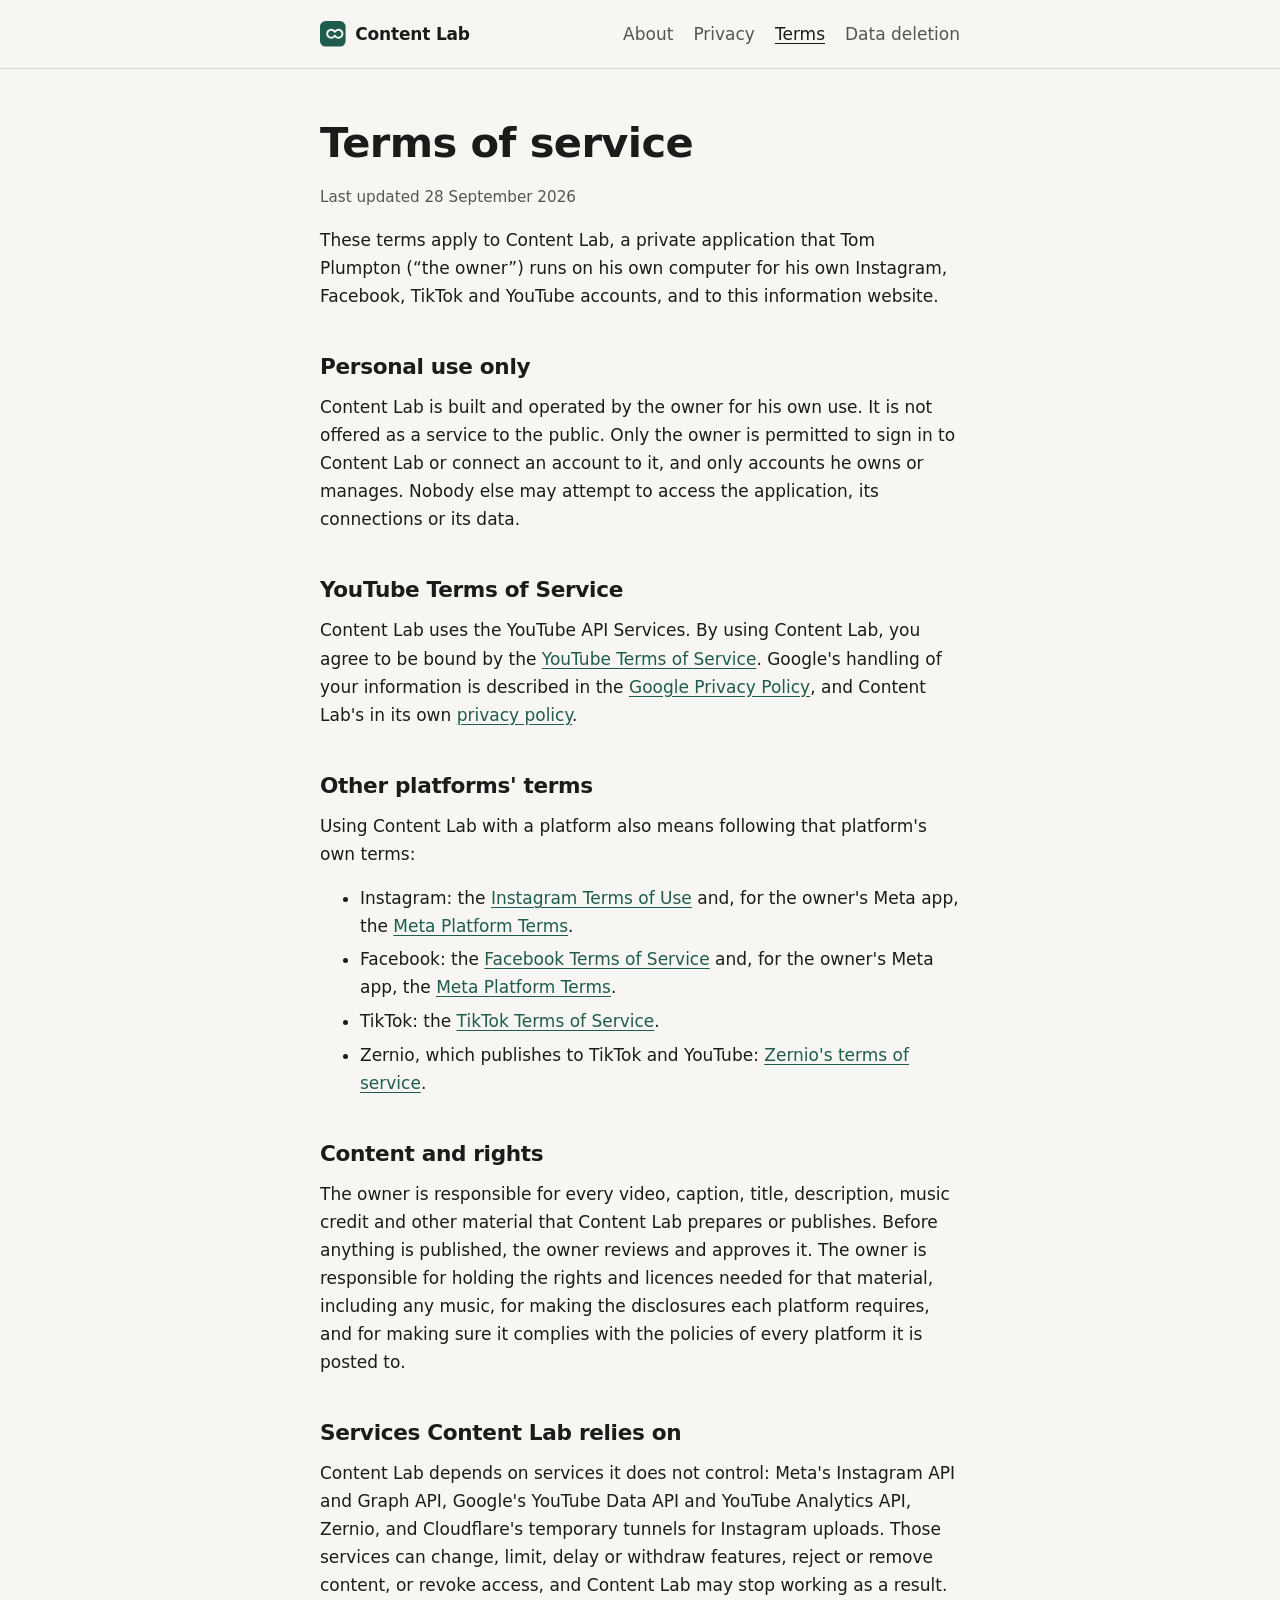
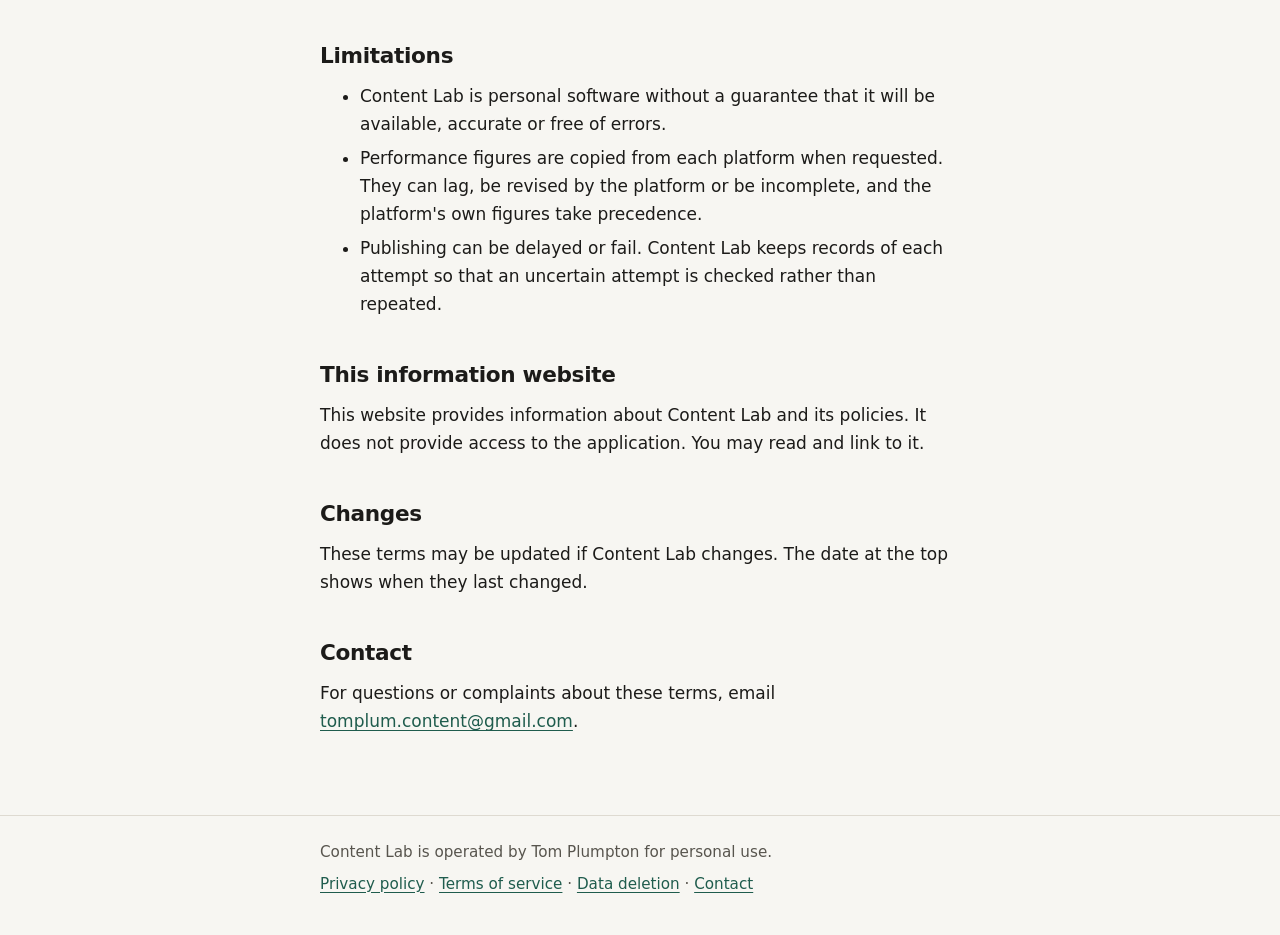
<file: terms/index.html>
<!doctype html>
<html lang="en-GB">
<head>
  <meta charset="utf-8">
  <meta name="viewport" content="width=device-width, initial-scale=1">
  <title>Terms of service · Content Lab</title>
  <meta name="description" content="Terms for Content Lab, a private personal-use application for its owner's Instagram, Facebook, TikTok and YouTube accounts.">
  <link rel="icon" href="../favicon.svg" type="image/svg+xml">
  <link rel="stylesheet" href="../styles.css">
</head>
<body>
  <a class="skip" href="#main">Skip to content</a>
  <header class="site">
    <div class="wrap">
      <a class="brand" href="../" aria-label="Content Lab home">
        <svg viewBox="0 0 32 32" aria-hidden="true"><rect width="32" height="32" rx="7" fill="#1f5c4d"/><path d="M9 16a5 5 0 0 1 8.5-3.5l1 1 1-1A5 5 0 1 1 19.5 19.5l-1-1-1 1A5 5 0 0 1 9 16Z" fill="none" stroke="#f7f6f2" stroke-width="2.4" stroke-linejoin="round"/></svg>
        Content Lab
      </a>
      <nav aria-label="Site">
        <ul>
          <li><a href="../">About</a></li>
          <li><a href="../privacy/">Privacy</a></li>
          <li><a href="./" aria-current="page">Terms</a></li>
          <li><a href="../data-deletion/">Data deletion</a></li>
        </ul>
      </nav>
    </div>
  </header>

  <main id="main">
    <div class="wrap">
      <h1>Terms of service</h1>
      <p class="meta">Last updated 28 September 2026</p>
      <p>These terms apply to Content Lab, a private application that Tom Plumpton (“the owner”) runs on his own computer for his own Instagram, Facebook, TikTok and YouTube accounts, and to this information website.</p>

      <h2>Personal use only</h2>
      <p>Content Lab is built and operated by the owner for his own use. It is not offered as a service to the public. Only the owner is permitted to sign in to Content Lab or connect an account to it, and only accounts he owns or manages. Nobody else may attempt to access the application, its connections or its data.</p>

      <h2>YouTube Terms of Service</h2>
      <p>Content Lab uses the YouTube API Services. By using Content Lab, you agree to be bound by the <a href="https://www.youtube.com/t/terms">YouTube Terms of Service</a>. Google's handling of your information is described in the <a href="https://www.google.com/policies/privacy">Google Privacy Policy</a>, and Content Lab's in its own <a href="../privacy/">privacy policy</a>.</p>

      <h2>Other platforms' terms</h2>
      <p>Using Content Lab with a platform also means following that platform's own terms:</p>
      <ul>
        <li>Instagram: the <a href="https://help.instagram.com/581066165581870">Instagram Terms of Use</a> and, for the owner's Meta app, the <a href="https://developers.facebook.com/terms/">Meta Platform Terms</a>.</li>
        <li>Facebook: the <a href="https://www.facebook.com/terms.php">Facebook Terms of Service</a> and, for the owner's Meta app, the <a href="https://developers.facebook.com/terms/">Meta Platform Terms</a>.</li>
        <li>TikTok: the <a href="https://www.tiktok.com/legal/page/eea/terms-of-service/en">TikTok Terms of Service</a>.</li>
        <li>Zernio, which publishes to TikTok and YouTube: <a href="https://zernio.com/tos">Zernio's terms of service</a>.</li>
      </ul>

      <h2>Content and rights</h2>
      <p>The owner is responsible for every video, caption, title, description, music credit and other material that Content Lab prepares or publishes. Before anything is published, the owner reviews and approves it. The owner is responsible for holding the rights and licences needed for that material, including any music, for making the disclosures each platform requires, and for making sure it complies with the policies of every platform it is posted to.</p>

      <h2>Services Content Lab relies on</h2>
      <p>Content Lab depends on services it does not control: Meta's Instagram API and Graph API, Google's YouTube Data API and YouTube Analytics API, Zernio, and Cloudflare's temporary tunnels for Instagram uploads. Those services can change, limit, delay or withdraw features, reject or remove content, or revoke access, and Content Lab may stop working as a result.</p>

      <h2>Limitations</h2>
      <ul>
        <li>Content Lab is personal software without a guarantee that it will be available, accurate or free of errors.</li>
        <li>Performance figures are copied from each platform when requested. They can lag, be revised by the platform or be incomplete, and the platform's own figures take precedence.</li>
        <li>Publishing can be delayed or fail. Content Lab keeps records of each attempt so that an uncertain attempt is checked rather than repeated.</li>
      </ul>

      <h2>This information website</h2>
      <p>This website provides information about Content Lab and its policies. It does not provide access to the application. You may read and link to it.</p>

      <h2>Changes</h2>
      <p>These terms may be updated if Content Lab changes. The date at the top shows when they last changed.</p>

      <h2>Contact</h2>
      <p>For questions or complaints about these terms, email <a href="mailto:tomplum.content@gmail.com">tomplum.content@gmail.com</a>.</p>
    </div>
  </main>

  <footer class="site">
    <div class="wrap">
      <p>Content Lab is operated by Tom Plumpton for personal use.</p>
      <p><a href="../privacy/">Privacy policy</a> · <a href="../terms/">Terms of service</a> · <a href="../data-deletion/">Data deletion</a> · <a href="mailto:tomplum.content@gmail.com">Contact</a></p>
    </div>
  </footer>
</body>
</html>
</file>
<file: styles.css>
:root {
  --bg: #f7f6f2;
  --surface: #ffffff;
  --text: #1c1b19;
  --muted: #58554e;
  --line: #dedad1;
  --accent: #1f5c4d;
  --accent-soft: #e3eee9;
  --focus: #b3480f;
  --measure: 42rem;
  color-scheme: light dark;
}

@media (prefers-color-scheme: dark) {
  :root {
    --bg: #141513;
    --surface: #1d1f1c;
    --text: #ecebe6;
    --muted: #b1ada3;
    --line: #34362f;
    --accent: #8fd1bb;
    --accent-soft: #1f2e29;
    --focus: #f2a36b;
  }
}

*,
*::before,
*::after {
  box-sizing: border-box;
}

html {
  -webkit-text-size-adjust: 100%;
}

body {
  margin: 0;
  background: var(--bg);
  color: var(--text);
  font: 1.0625rem/1.65 system-ui, -apple-system, "Segoe UI", Roboto, sans-serif;
}

a {
  color: var(--accent);
  text-underline-offset: 0.18em;
  overflow-wrap: anywhere;
}

a:hover {
  text-decoration-thickness: 2px;
}

:focus-visible {
  outline: 3px solid var(--focus);
  outline-offset: 3px;
  border-radius: 2px;
}

.skip {
  position: absolute;
  left: 1rem;
  top: -3rem;
  padding: 0.5rem 0.75rem;
  background: var(--surface);
  color: var(--text);
  z-index: 1;
}

.skip:focus {
  top: 1rem;
}

.wrap {
  max-width: var(--measure);
  margin: 0 auto;
  padding: 0 1rem;
}

header.site {
  border-bottom: 1px solid var(--line);
}

header.site .wrap {
  display: flex;
  flex-wrap: wrap;
  align-items: center;
  justify-content: space-between;
  gap: 0.5rem 1.5rem;
  padding-top: 1rem;
  padding-bottom: 1rem;
}

.brand {
  display: inline-flex;
  align-items: center;
  gap: 0.6rem;
  color: var(--text);
  font-weight: 650;
  letter-spacing: -0.01em;
  text-decoration: none;
}

.brand svg {
  width: 1.6rem;
  height: 1.6rem;
  flex: none;
}

nav ul {
  display: flex;
  flex-wrap: wrap;
  gap: 0.25rem 1.25rem;
  margin: 0;
  padding: 0;
  list-style: none;
}

nav li + li {
  margin-top: 0;
}

nav a {
  display: inline-block;
  padding: 0.25rem 0;
  color: var(--muted);
  text-decoration: none;
}

nav a:hover,
nav a[aria-current="page"] {
  color: var(--text);
  text-decoration: underline;
}

main {
  padding: 3rem 0 4rem;
}

h1,
h2,
h3 {
  line-height: 1.25;
  letter-spacing: -0.015em;
}

h1 {
  margin: 0 0 1rem;
  font-size: clamp(1.9rem, 5vw, 2.6rem);
}

h2 {
  margin: 2.75rem 0 0.75rem;
  font-size: 1.35rem;
}

h3 {
  margin: 1.75rem 0 0.5rem;
  font-size: 1.1rem;
}

p,
ul,
ol,
dl {
  margin: 0 0 1rem;
}

li + li {
  margin-top: 0.35rem;
}

.lede {
  color: var(--muted);
  font-size: 1.2rem;
}

.meta {
  color: var(--muted);
  font-size: 0.95rem;
}

.links {
  display: flex;
  flex-wrap: wrap;
  gap: 0.75rem;
  margin: 1.75rem 0 0;
  padding: 0;
  list-style: none;
}

.links li + li {
  margin-top: 0;
}

.button {
  display: inline-block;
  padding: 0.6rem 1rem;
  border: 1px solid var(--accent);
  border-radius: 6px;
  font-weight: 600;
  text-decoration: none;
}

.button.primary {
  background: var(--accent);
  color: var(--bg);
}

.note {
  margin: 1.5rem 0;
  padding: 1rem 1.25rem;
  border-left: 4px solid var(--accent);
  background: var(--accent-soft);
  border-radius: 0 6px 6px 0;
}

.note > :last-child {
  margin-bottom: 0;
}

.cards {
  display: grid;
  gap: 1rem;
  grid-template-columns: repeat(auto-fit, minmax(16rem, 1fr));
  margin: 1rem 0;
}

.card {
  padding: 1.1rem 1.25rem;
  border: 1px solid var(--line);
  border-radius: 8px;
  background: var(--surface);
}

.card h3 {
  margin-top: 0;
}

.card > :last-child {
  margin-bottom: 0;
}

dl.facts dt {
  font-weight: 600;
}

dl.facts dd {
  margin: 0 0 0.9rem;
}

code {
  font-family: ui-monospace, SFMono-Regular, Menlo, Consolas, monospace;
  font-size: 0.9em;
  overflow-wrap: anywhere;
}

footer.site {
  border-top: 1px solid var(--line);
  color: var(--muted);
  font-size: 0.95rem;
}

footer.site .wrap {
  padding-top: 1.5rem;
  padding-bottom: 2rem;
}

footer.site p {
  margin: 0 0 0.4rem;
}
</file>
